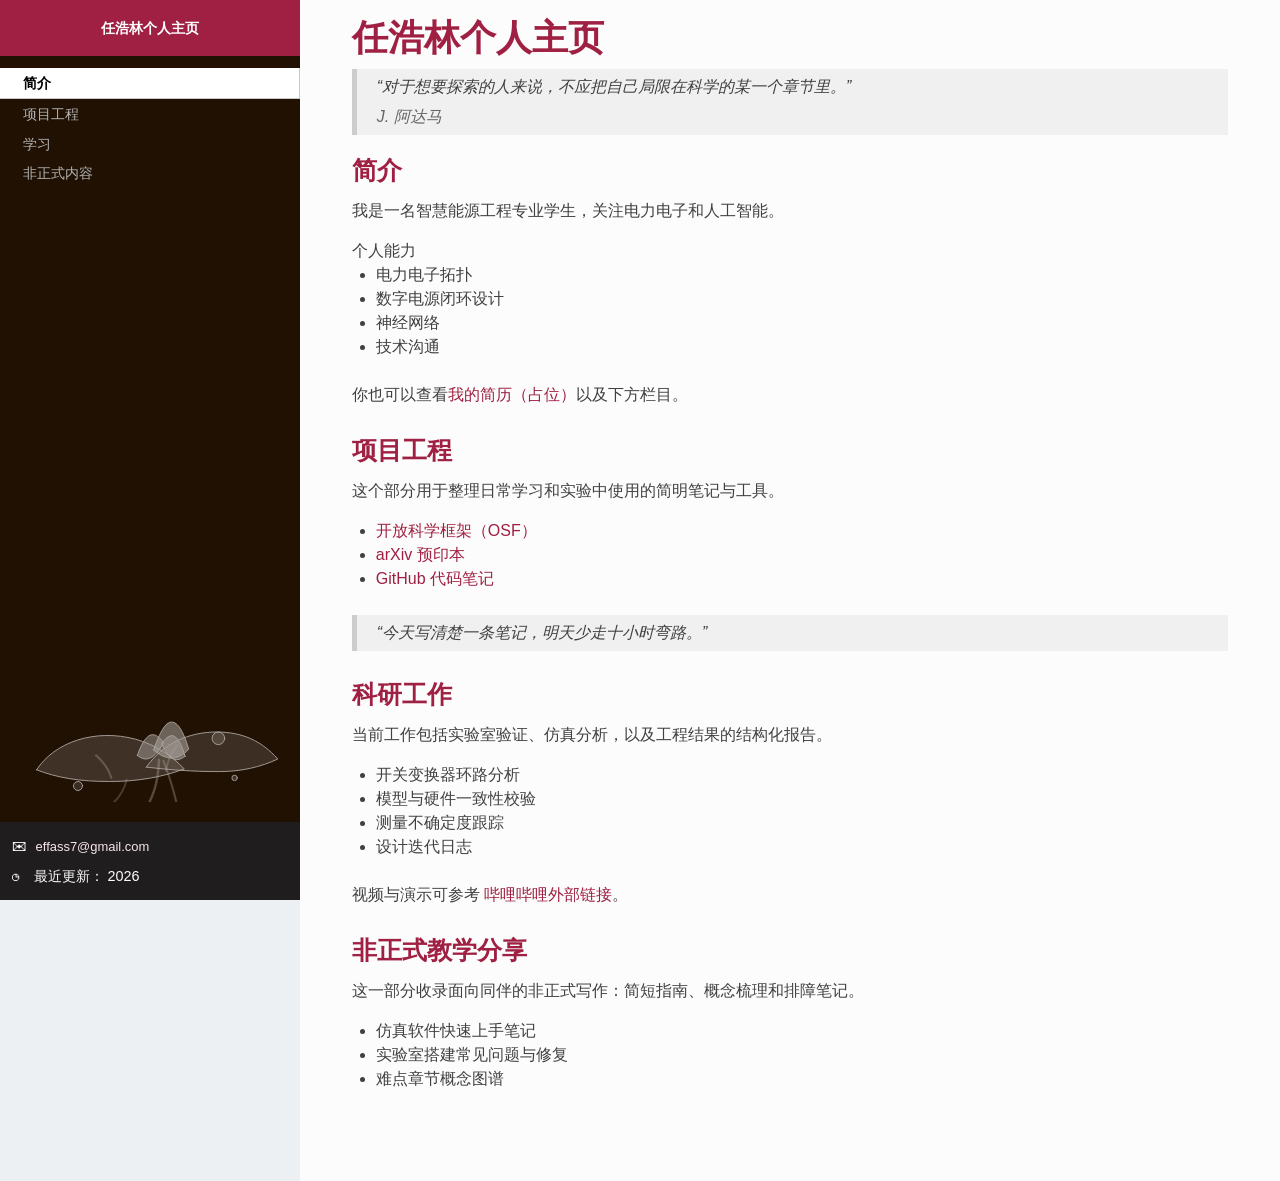
<file: index.html>
<!doctype html>
<html lang="zh-CN">
  <head>
    <meta charset="UTF-8" />
    <meta name="viewport" content="width=device-width, initial-scale=1.0" />
    <title>任哈主页</title>
    <meta
      name="description"
      content="一个以阅读为主的个人主页，包含左侧目录与长文内容。"
    />
    <meta property="og:title" content="ren主页" />
    <meta
      property="og:description"
      content="简介、备忘、研究与非正式教学分享。"
    />
    <meta property="og:type" content="website" />
    <meta property="og:image" content="assets/og-card.svg" />
    <link rel="icon" href="assets/og-card.svg" />
    <link rel="stylesheet" href="styles/main.css" />
  </head>
  <body>
    <div id="content">
      <nav id="nav-top" role="navigation" aria-label="顶部导航">
        <a role="button" href="#" data-toggle="wy-nav-top" aria-label="切换菜单">
          <span class="menu-icon">&#9776;</span>
        </a>
      </nav>

      <h1 class="title">任浩林个人主页</h1>

      <div id="sidebar">
        <h2><a href="#content">任浩林个人主页</a></h2>
        <div id="toc">
          <ul class="nav">
            <li><a href="#intro">简介</a></li>
            <li><a href="#memos">项目工程</a></li>
            <li><a href="#manuscripts">学习</a></li>
            <li><a href="#informal">非正式内容</a></li>
          </ul>
        </div>
        <div class="sidebar-ink" aria-hidden="true"></div>
        <div id="postamble" class="status">
          <p class="author">
            <span class="meta-icon">&#9993;</span>
            <a href="mailto:renha@example.com">effass7@gmail.com</a>
          </p>
          <p class="date">
            <span class="meta-icon">&#9719;</span> 最近更新：
            <span data-year></span>
          </p>
        </div>
      </div>

      <div id="main">
        <blockquote>
          “对于想要探索的人来说，不应把自己局限在科学的某一个章节里。”
          <footer>J. 阿达马</footer>
        </blockquote>

        <section id="intro" class="section">
          <h2>简介</h2>
          <p>
            我是一名智慧能源工程专业学生，关注电力电子和人工智能。
          </p>
            个人能力
          <ul>
            <li>电力电子拓扑</li>
            <li>数字电源闭环设计</li>
            <li>神经网络</li>
            <li>技术沟通</li>
          </ul>
          <p>
            你也可以查看<a href="assets/og-card.svg">我的简历（占位）</a>以及下方栏目。
          </p>
        </section>

        <section id="memos" class="section">
          <h2>项目工程</h2>
          <p>
            这个部分用于整理日常学习和实验中使用的简明笔记与工具。
          </p>
          <ul>
            <li><a href="https://osf.io/" target="_blank" rel="noopener noreferrer">开放科学框架（OSF）</a></li>
            <li><a href="https://arxiv.org/" target="_blank" rel="noopener noreferrer">arXiv 预印本</a></li>
            <li><a href="https://github.com/" target="_blank" rel="noopener noreferrer">GitHub 代码笔记</a></li>
          </ul>
          <blockquote>
            “今天写清楚一条笔记，明天少走十小时弯路。”
          </blockquote>
        </section>

        <section id="manuscripts" class="section">
          <h2>科研工作</h2>
          <p>
            当前工作包括实验室验证、仿真分析，以及工程结果的结构化报告。
          </p>
          <ul>
            <li>开关变换器环路分析</li>
            <li>模型与硬件一致性校验</li>
            <li>测量不确定度跟踪</li>
            <li>设计迭代日志</li>
          </ul>
          <p>
            视频与演示可参考
            <a href="https://www.bilibili.com/" target="_blank" rel="noopener noreferrer">哔哩哔哩外部链接</a>。
          </p>
        </section>

        <section id="informal" class="section">
          <h2>非正式教学分享</h2>
          <p>
            这一部分收录面向同伴的非正式写作：简短指南、概念梳理和排障笔记。
          </p>
          <ul>
            <li>仿真软件快速上手笔记</li>
            <li>实验室搭建常见问题与修复</li>
            <li>难点章节概念图谱</li>
          </ul>
        </section>
      </div>
    </div>

    <script src="scripts/main.js"></script>
  </body>
</html>
</file>
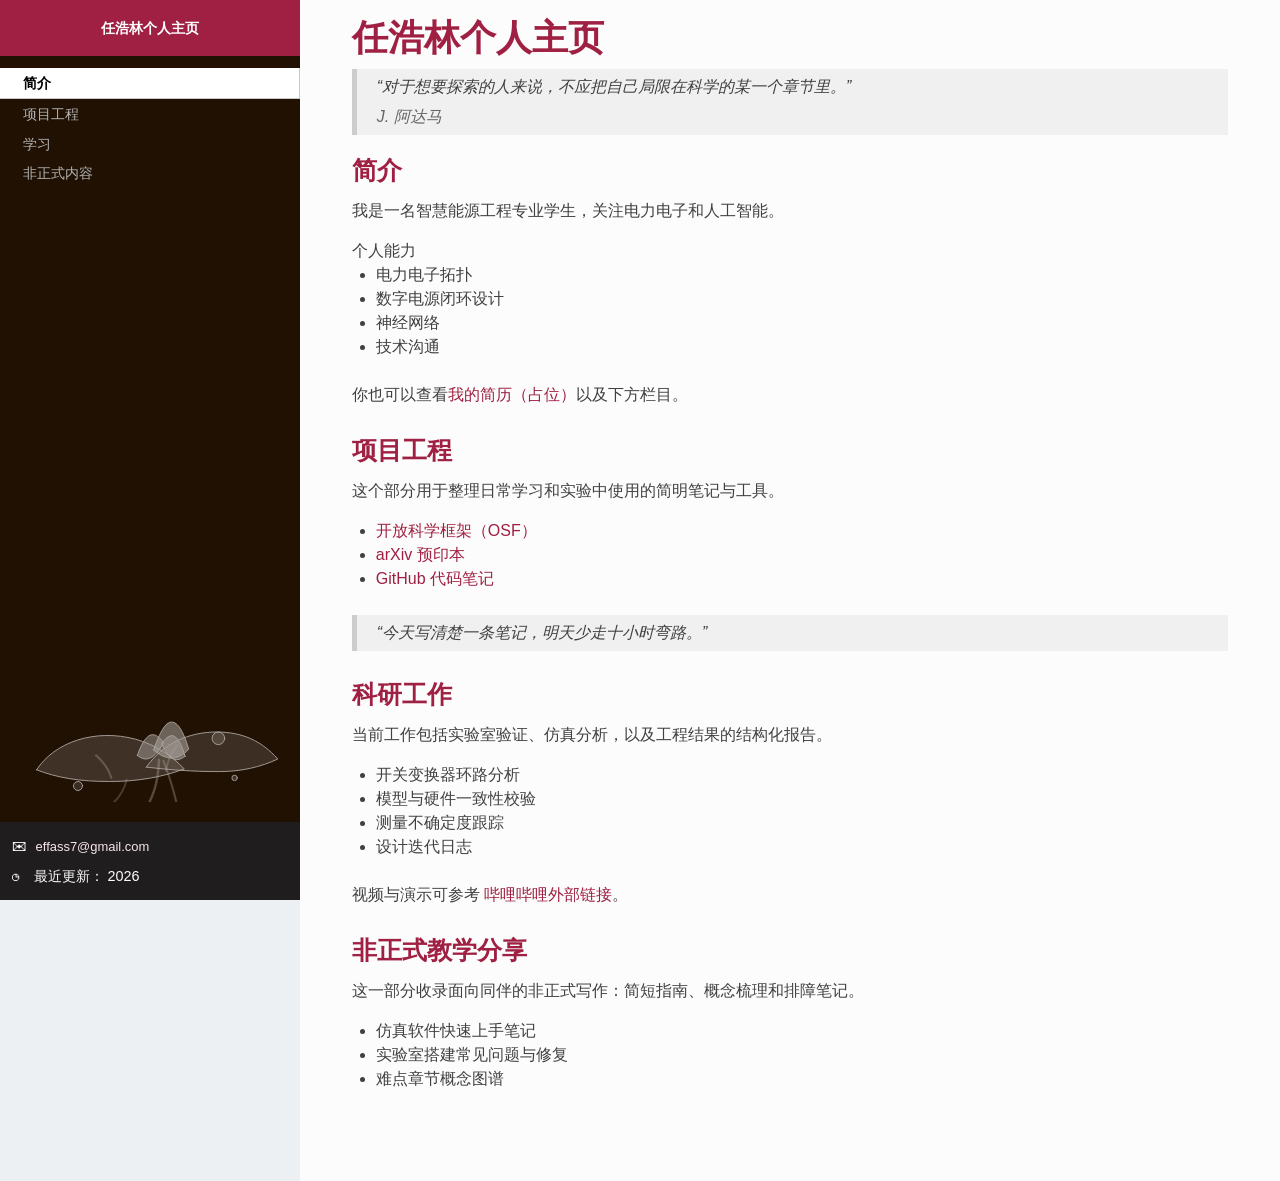
<file: about.html>
<!doctype html>
<html lang="zh-CN">
  <head>
    <meta charset="utf-8" />
    <meta name="viewport" content="width=device-width,initial-scale=1" />
    <title>页面跳转 | Renha</title>
    <meta http-equiv="refresh" content="0;url=index.html" />
    <link rel="canonical" href="https://effass7-art.github.io/" />
  </head>
  <body>
    <p>页面已合并到首页。 正在跳转...</p>
    <p><a href="index.html">继续访问</a></p>
  </body>
</html>
</file>
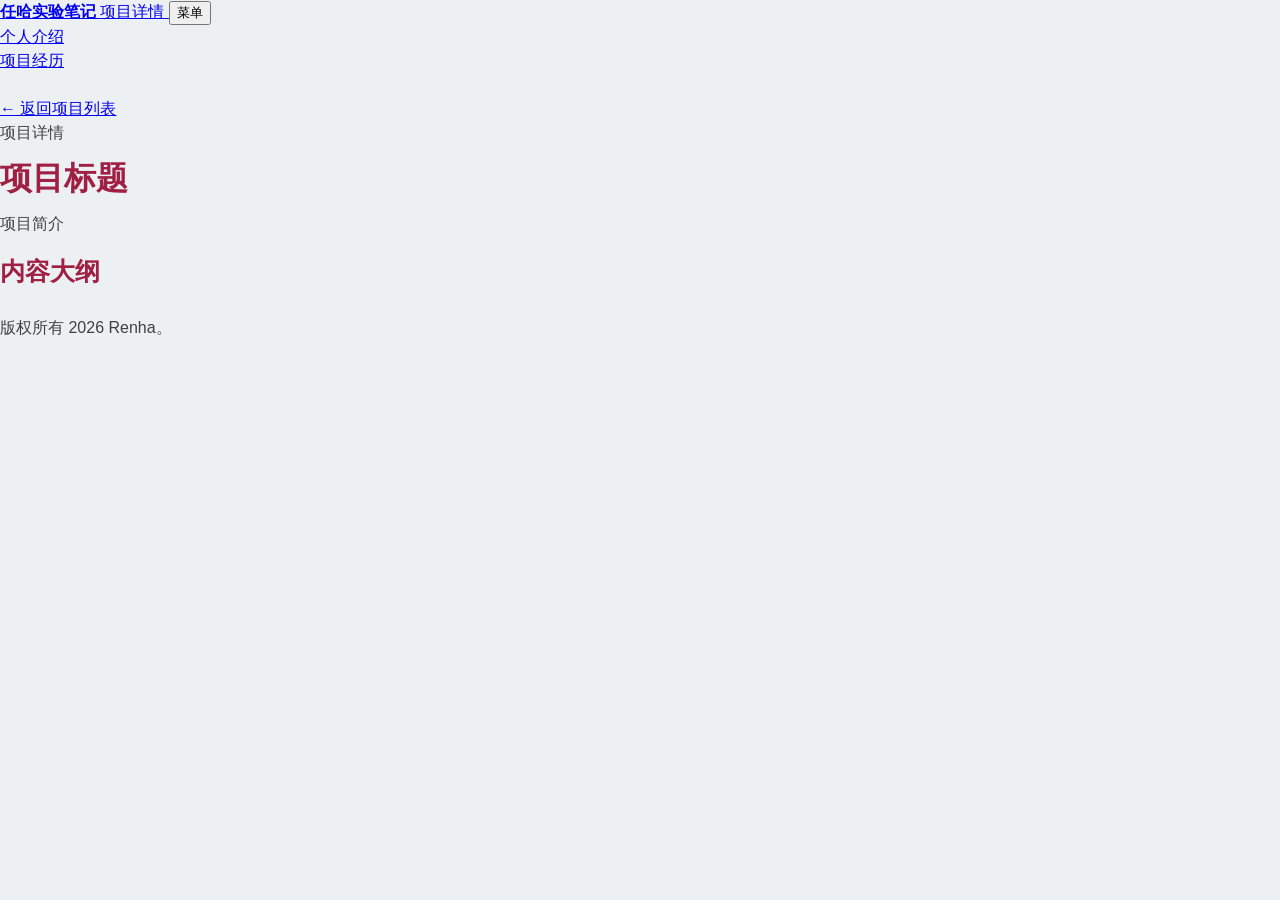
<file: project.html>
﻿<!doctype html>
<html lang="zh-CN">
  <head>
    <meta charset="UTF-8" />
    <meta name="viewport" content="width=device-width, initial-scale=1.0" />
    <title>项目详情 | Renha</title>
    <meta
      name="description"
      content="项目详情页：包含结构化项目说明、大纲目录和项目介绍视频模块。"
    />
    <meta property="og:title" content="项目详情 | Renha" />
    <meta
      property="og:description"
      content="查看项目背景、方案、结果，并可添加项目介绍视频。"
    />
    <meta property="og:type" content="article" />
    <meta property="og:image" content="assets/og-card.svg" />
    <link rel="canonical" href="https://effass7-art.github.io/project.html" />
    <link rel="icon" href="assets/og-card.svg" />
    <link rel="stylesheet" href="styles/main.css" />
  </head>
  <body data-page="project">
    <header class="site-header">
      <div class="container site-header-inner">
        <a class="brand" href="index.html" aria-label="返回首页">
          <strong>任哈实验笔记</strong>
          <span>项目详情</span>
        </a>
        <button
          class="menu-toggle"
          type="button"
          data-menu-toggle
          aria-label="切换菜单"
          aria-expanded="false"
        >
          菜单
        </button>
        <nav class="site-nav" data-nav>
          <ul>
            <li><a href="index.html#profile">个人介绍</a></li>
            <li><a href="index.html#projects">项目经历</a></li>
          </ul>
        </nav>
      </div>
    </header>

    <main class="section">
      <div class="container detail-head reveal" data-delay="0s">
        <a class="back-link" href="index.html#projects">← 返回项目列表</a>
        <p class="section-tag">项目详情</p>
        <h1 data-project-title>项目标题</h1>
        <p class="detail-summary" data-project-summary>项目简介</p>
        <ul class="detail-meta" data-project-meta></ul>
      </div>

      <div class="container detail-shell">
        <aside class="outline-card reveal" data-delay="0.05s">
          <h2>内容大纲</h2>
          <nav>
            <ul data-project-outline></ul>
          </nav>
        </aside>

        <article class="detail-content" data-project-content></article>
      </div>
    </main>

    <footer class="site-footer">
      <div class="container footer-inner">
        <p>版权所有 <span data-year></span> Renha。</p>
      </div>
    </footer>

    <script src="scripts/main.js"></script>
  </body>
</html>
</file>
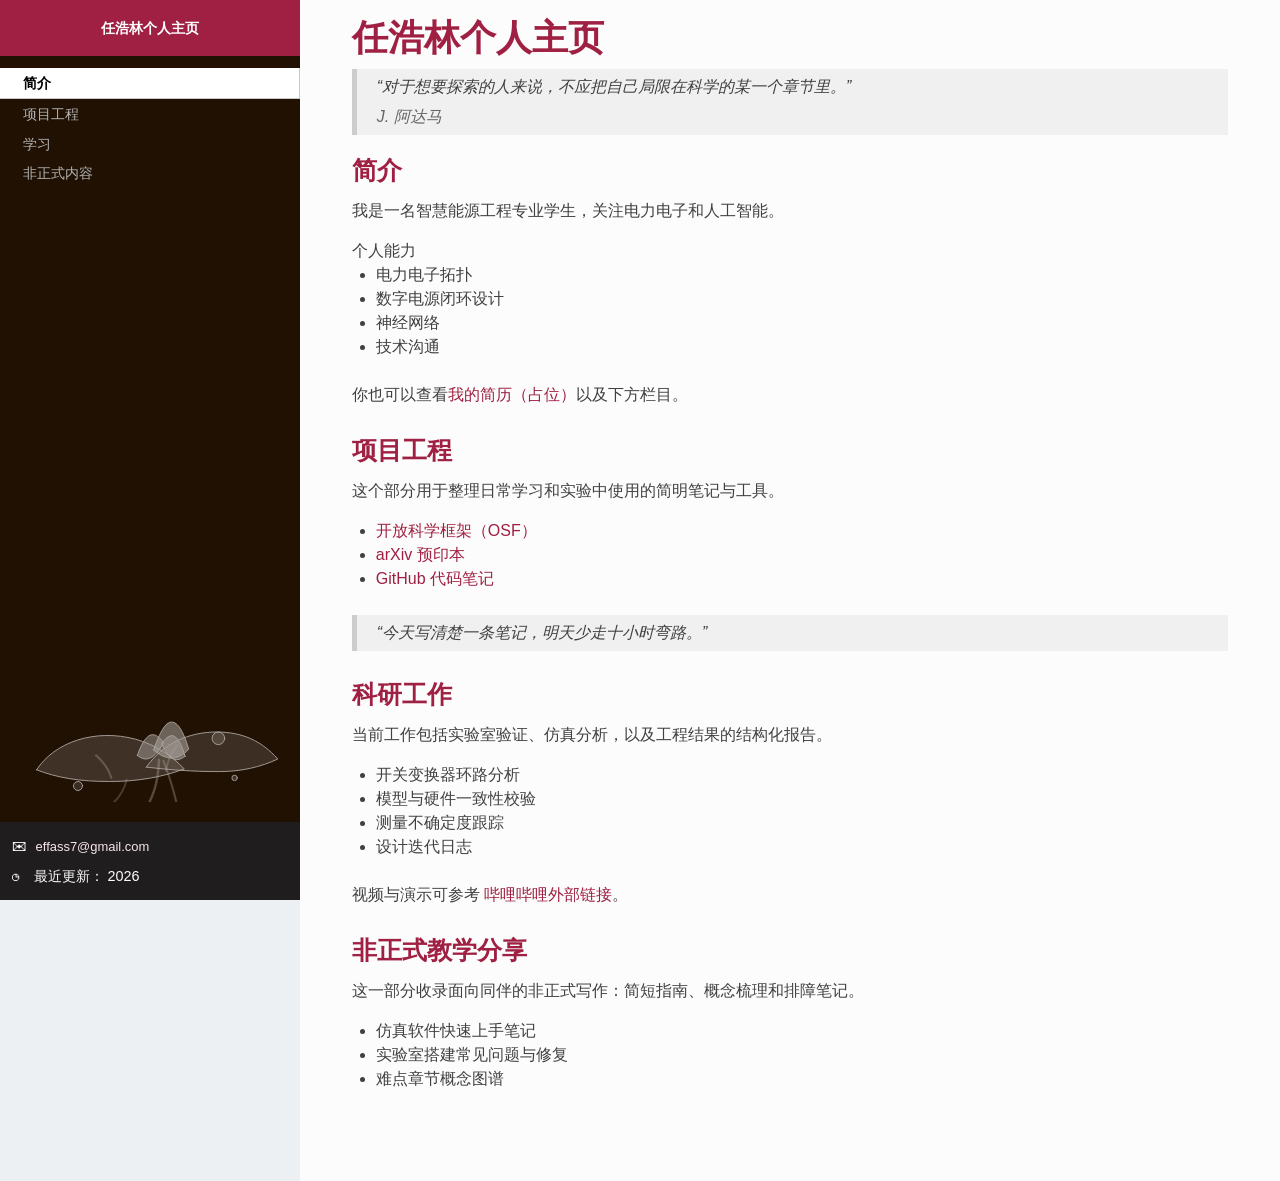
<file: projects.html>
<!doctype html>
<html lang="zh-CN">
  <head>
    <meta charset="utf-8" />
    <meta name="viewport" content="width=device-width,initial-scale=1" />
    <title>页面跳转 | Renha</title>
    <meta http-equiv="refresh" content="0;url=index.html#projects" />
    <link rel="canonical" href="https://effass7-art.github.io/#projects" />
  </head>
  <body>
    <p>页面已合并到项目区。 正在跳转...</p>
    <p><a href="index.html#projects">继续访问</a></p>
  </body>
</html>
</file>
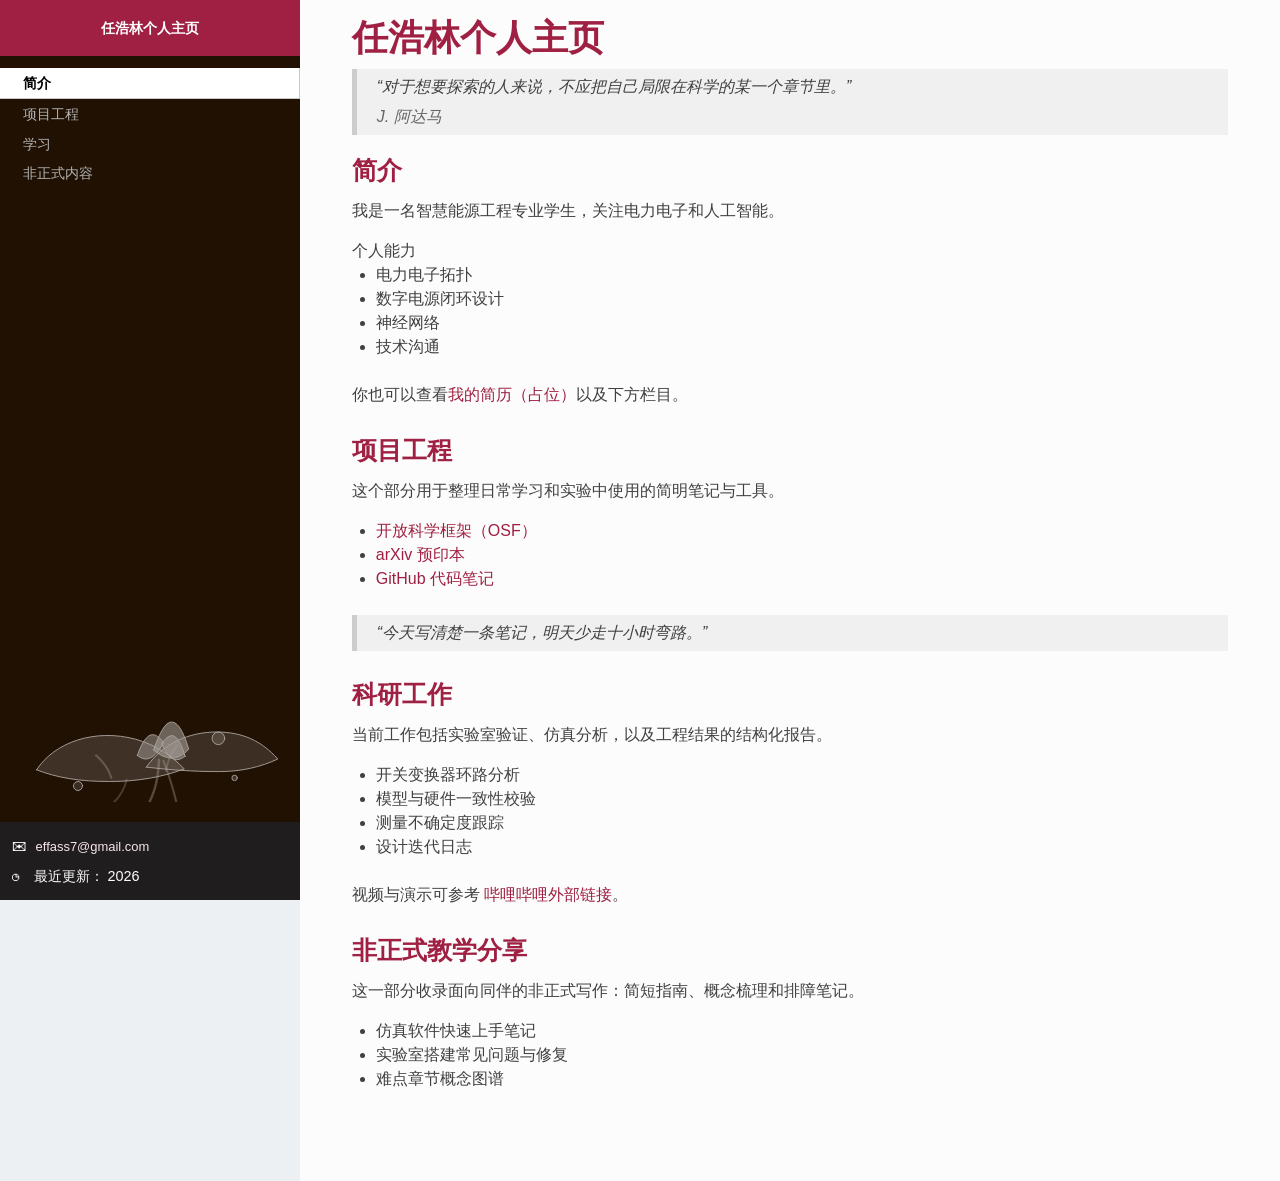
<file: posts/case-study-writing.html>
<!doctype html>
<html lang="zh-CN">
  <head>
    <meta charset="utf-8" />
    <meta name="viewport" content="width=device-width,initial-scale=1" />
    <title>页面跳转 | Renha</title>
    <meta http-equiv="refresh" content="0;url=../index.html" />
    <link rel="canonical" href="https://effass7-art.github.io/" />
  </head>
  <body>
    <p>页面已合并到首页。 正在跳转...</p>
    <p><a href="../index.html">继续访问</a></p>
  </body>
</html>
</file>
<file: styles/main.css>
html {
  font-size: 100%;
  min-height: 100%;
  overflow-x: hidden;
}

body {
  margin: 0;
  min-height: 100%;
  color: #404040;
  background: #edf0f2;
  font: 16px/24px "Lato", "Helvetica Neue", Arial, sans-serif;
}

a:hover,
a:active {
  outline: 0;
}

#content {
  min-height: 100%;
  height: 100%;
  max-width: 900px;
  margin-left: 300px;
  background: #fcfcfc;
}

#main {
  padding-bottom: 2rem;
}

p {
  margin: 0 0 16px;
}

ul,
ol {
  margin: 0 0 24px;
  padding: 0;
}

#main ul,
#main ul li {
  list-style: disc;
}

#main ul li {
  margin-left: 24px;
}

blockquote {
  margin: 0 0 24px;
  padding: 6px 20px;
  border-left: 5px solid #ccc;
  background: #f0f0f0;
  font-style: italic;
}

blockquote footer {
  margin-top: 0.4rem;
  color: #666;
}

h1,
h2,
h3,
h4,
h5,
h6 {
  font-family: "Roboto Slab", Georgia, serif;
  font-weight: 700;
  color: #9f2042;
}

h1.title {
  margin: 0 0 1.2rem;
  font-size: 2.25rem;
}

h2 {
  margin: 0 0 1rem;
  font-size: 1.55rem;
}

.section {
  margin-bottom: 2rem;
}

#sidebar {
  position: fixed;
  inset: 0 auto 0 0;
  width: 300px;
  overflow: hidden;
  display: flex;
  flex-direction: column;
  z-index: 200;
  font-size: 16px;
  background: #211103;
}

#sidebar h2 {
  margin: 0 0 0.809em;
  padding: 0.809em;
  font-size: 100%;
  text-align: center;
  color: #fcfcfc;
  background: #9f2042;
}

#sidebar h2 a {
  color: #fff;
  text-decoration: none;
}

#sidebar h2 a:hover,
#sidebar h2 a:active,
#sidebar h2 a:focus {
  background: transparent;
  text-decoration: none;
}

#toc {
  flex-grow: 200;
  overflow-x: hidden;
  overflow-y: auto;
}

#toc ul {
  margin: 0;
  padding: 0;
}

#toc li {
  margin-left: 0;
  list-style: none;
}

#sidebar a {
  display: block;
  position: relative;
  padding: 0.4045em 1.618em;
  line-height: 18px;
  font-size: 90%;
  color: #b3b3b3;
  text-decoration: none;
}

#sidebar a:hover {
  cursor: pointer;
  background: #4e4a4a;
}

#toc li.active > a {
  color: #000;
  font-weight: 700;
  background: #fff;
  border-right: 1px solid #c9c9c9;
  border-bottom: 1px solid #c9c9c9;
}

.sidebar-ink {
  flex: 0 0 140px;
  margin: 0.4rem 0 0.6rem;
  background: center / 90% no-repeat url("../assets/sidebar-ink-lotus.svg");
  opacity: 0.62;
  pointer-events: none;
}

#postamble {
  padding: 12px;
  border-top: 10px solid #211103;
  color: #fcfcfc;
  background: #1f1d1d;
  font-size: 90%;
}

#postamble p {
  margin: 0 0 6px;
}

#postamble p:last-child {
  margin-bottom: 0;
}

#postamble a {
  display: inline;
  padding: 0 2px;
  color: #f8e5ee;
}

.meta-icon {
  display: inline-block;
  width: 1.1rem;
}

#main a {
  color: #9f2042;
  text-decoration: none;
  border-radius: 2px;
  transition: background-color 0.15s, color 0.15s;
}

#main a:visited {
  color: #9f2042;
}

#main a:hover,
#main a:focus-visible {
  color: #fff;
  background-color: #9f2042;
}

#nav-top {
  display: none;
  margin: 0 0 1rem;
  border-radius: 5px;
  font-family: "Roboto Slab", Georgia, serif;
  font-weight: 700;
}

#nav-top a {
  color: #9f2042;
  text-decoration: none;
}

.menu-icon {
  font-size: 28px;
  line-height: 1;
}

@media screen and (min-width: 768px) {
  #content {
    padding: 1.618em 3.236em;
  }
}

@media screen and (max-width: 768px) {
  #content {
    margin-left: 0;
    padding: 1em;
  }

  #content.shift {
    position: relative;
    top: 0;
    left: 75%;
    min-width: 100%;
    height: 100%;
    overflow: hidden;
  }

  #sidebar {
    left: -300px;
    width: 300px;
    font-size: 120%;
  }

  #content.shift #sidebar {
    left: 0;
    width: 75%;
    font-size: 120%;
  }

  .sidebar-ink {
    flex-basis: 118px;
    background-size: 84%;
    opacity: 0.56;
  }

  #nav-top {
    display: inline-block;
  }

  h1.title {
    font-size: 1.9rem;
  }
}
</file>
